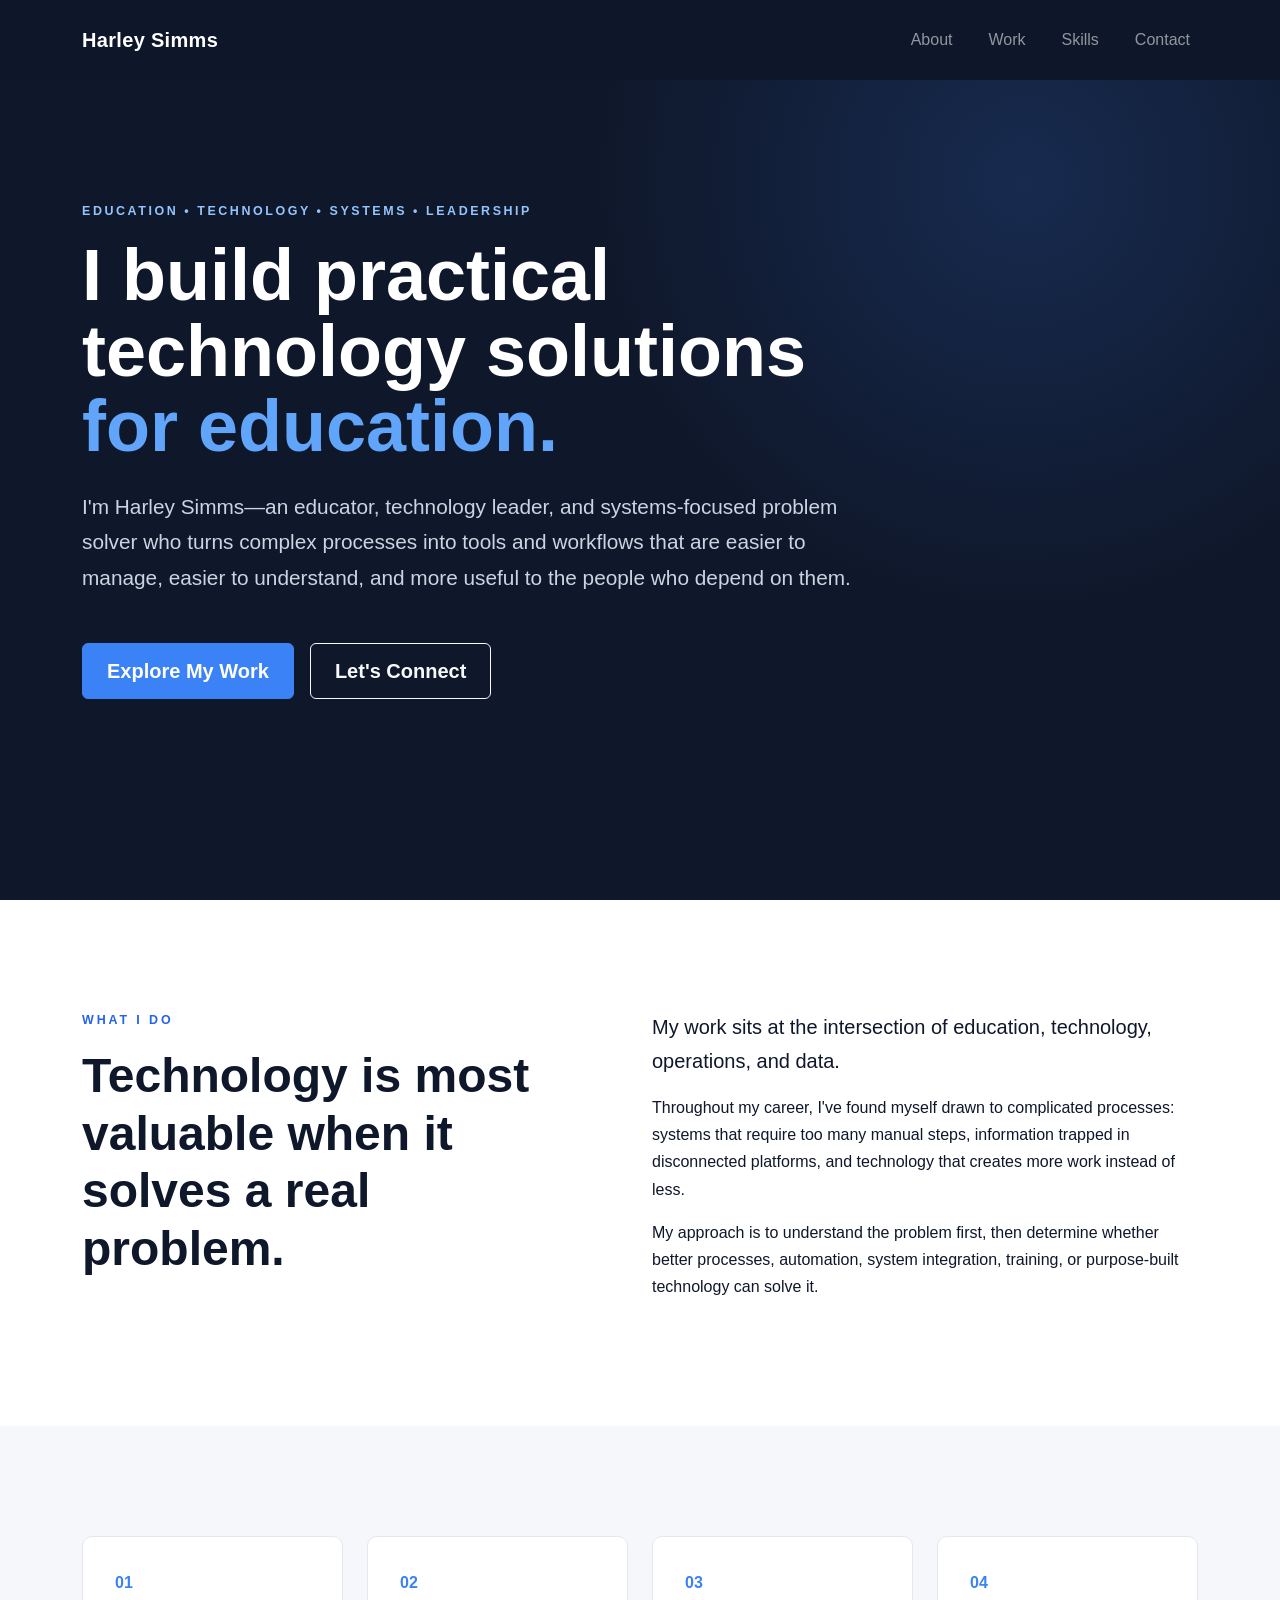
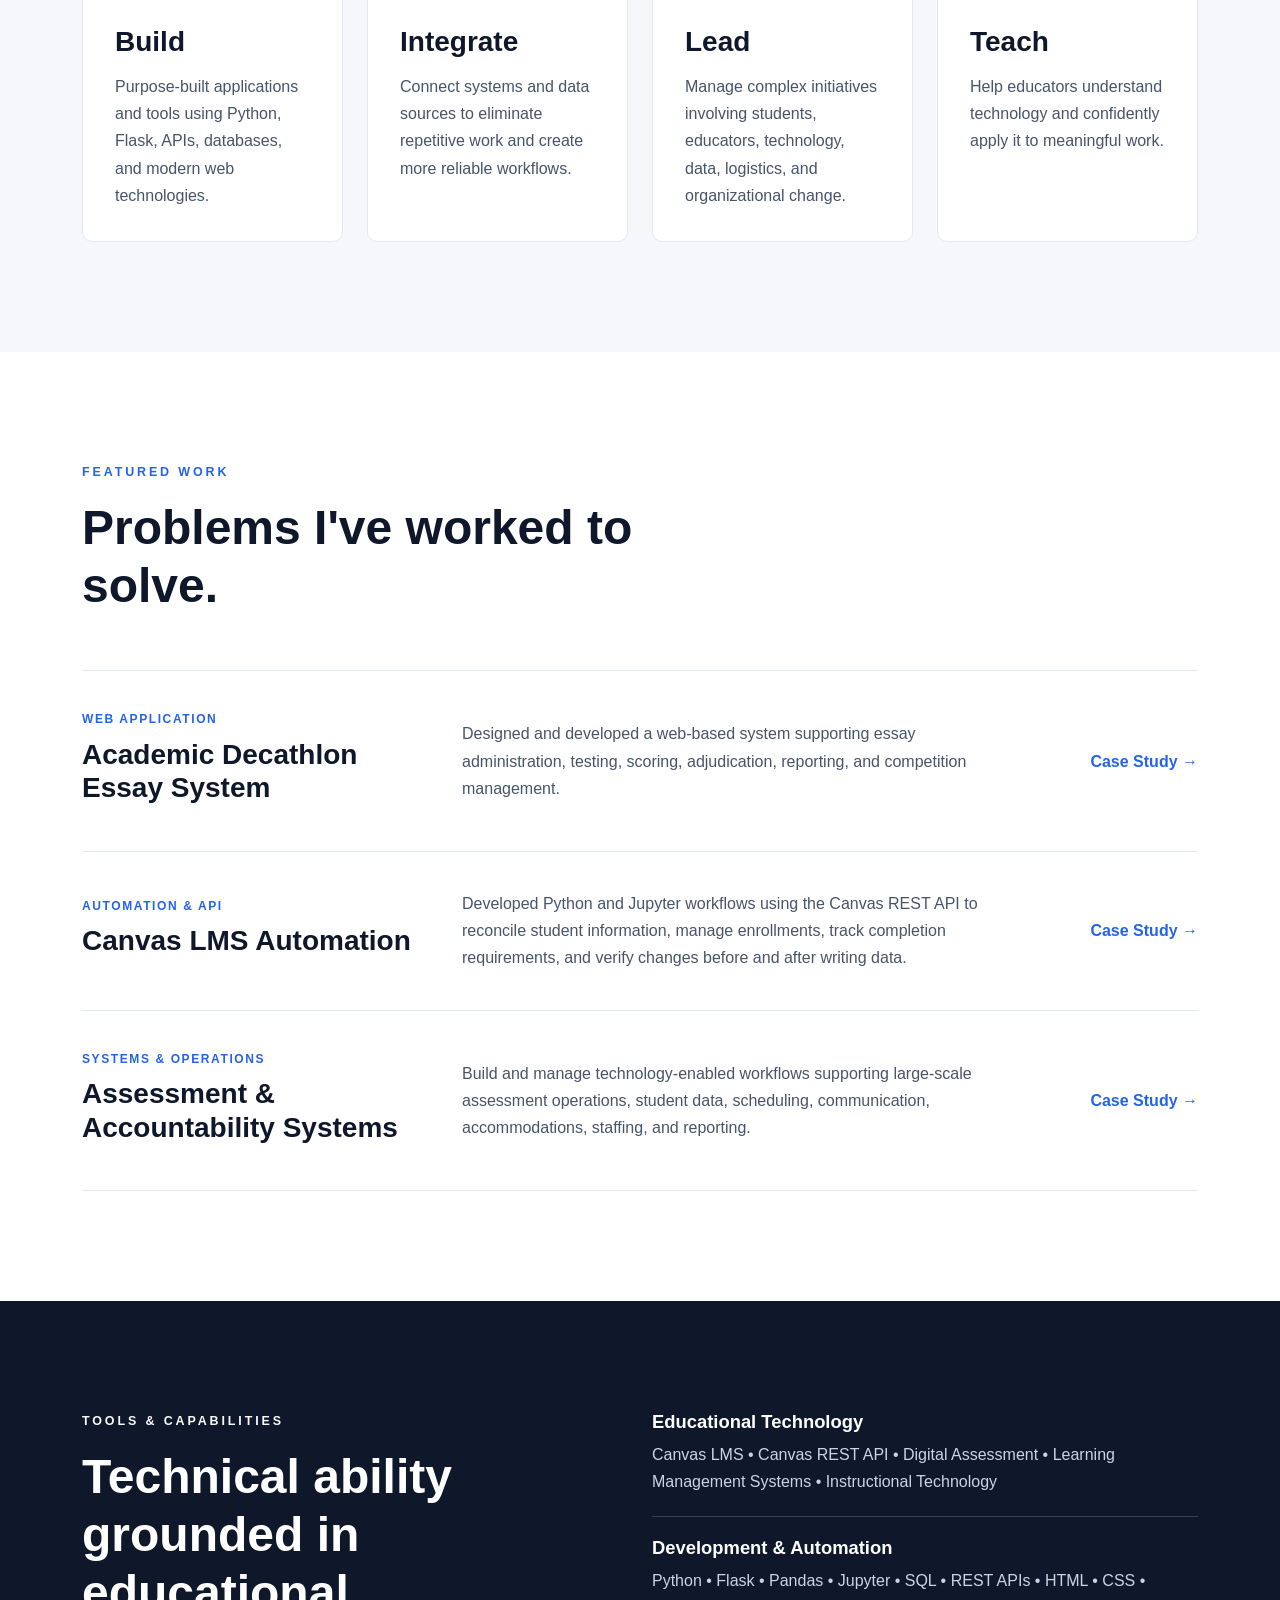
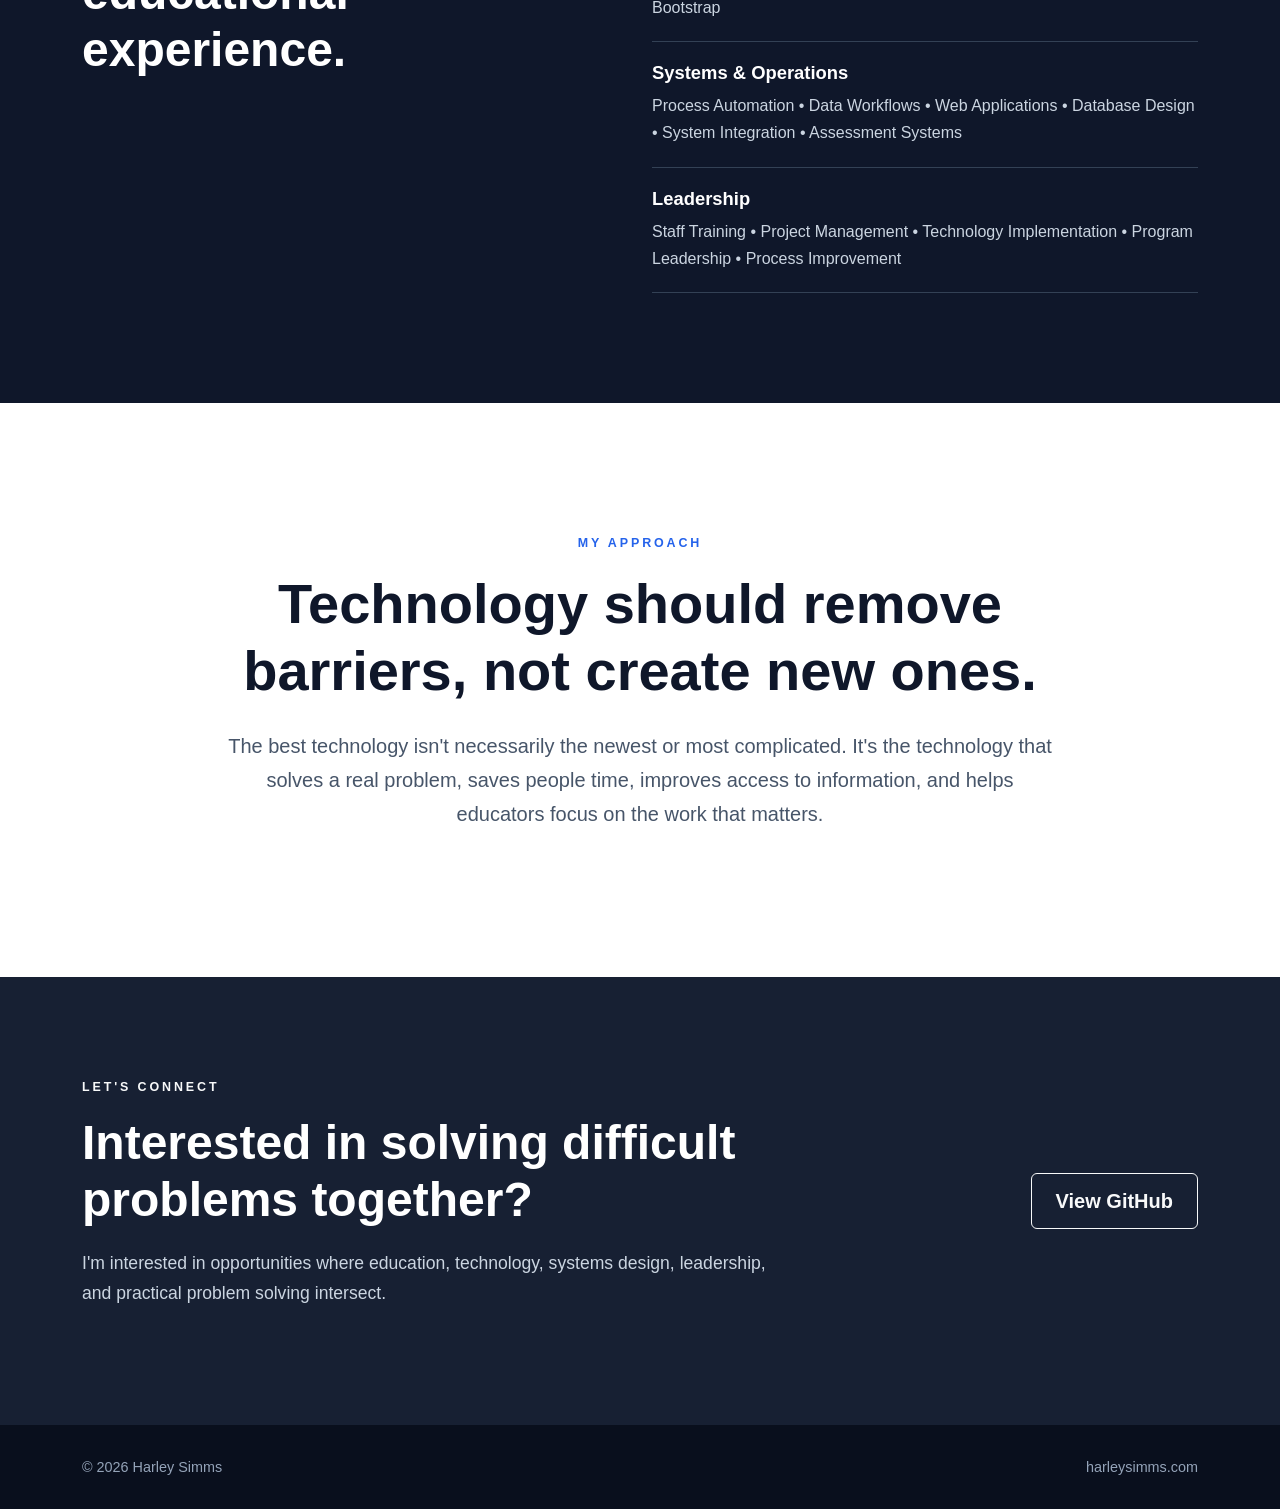
<file: index.html>
<!DOCTYPE html>
<html lang="en">
<head>
    <meta charset="UTF-8">
    <meta name="viewport" content="width=device-width, initial-scale=1.0">

    <title>Harley Simms | Educational Technology & Systems</title>

    <meta name="description"
          content="Harley Simms is an educational technology leader focused on systems, automation, assessment, Canvas LMS, Python, and practical technology solutions for education.">

    <link
        href="https://cdn.jsdelivr.net/npm/bootstrap@5.3.3/dist/css/bootstrap.min.css"
        rel="stylesheet">

    <link rel="stylesheet" href="assets/css/style.css">
</head>

<body>

<!-- Navigation -->
<nav class="navbar navbar-expand-lg navbar-dark fixed-top">
    <div class="container">
        <a class="navbar-brand fw-bold" href="#top">Harley Simms</a>

        <button class="navbar-toggler"
                type="button"
                data-bs-toggle="collapse"
                data-bs-target="#mainNav"
                aria-controls="mainNav"
                aria-expanded="false"
                aria-label="Toggle navigation">
            <span class="navbar-toggler-icon"></span>
        </button>

        <div class="collapse navbar-collapse" id="mainNav">
            <ul class="navbar-nav ms-auto">
                <li class="nav-item">
                    <a class="nav-link" href="#about">About</a>
                </li>
                <li class="nav-item">
                    <a class="nav-link" href="#work">Work</a>
                </li>
                <li class="nav-item">
                    <a class="nav-link" href="#skills">Skills</a>
                </li>
                <li class="nav-item">
                    <a class="nav-link" href="#contact">Contact</a>
                </li>
            </ul>
        </div>
    </div>
</nav>


<!-- Hero -->
<header id="top" class="hero">
    <div class="container">
        <div class="row align-items-center min-vh-100">
            <div class="col-lg-9">

                <p class="eyebrow mb-3">
                    EDUCATION • TECHNOLOGY • SYSTEMS • LEADERSHIP
                </p>

                <h1 class="display-2 fw-bold mb-4">
                    I build practical technology solutions
                    <span class="accent-text">for education.</span>
                </h1>

                <p class="hero-copy mb-5">
                    I'm Harley Simms—an educator, technology leader, and
                    systems-focused problem solver who turns complex processes
                    into tools and workflows that are easier to manage,
                    easier to understand, and more useful to the people
                    who depend on them.
                </p>

                <div class="d-flex flex-wrap gap-3">
                    <a href="#work" class="btn btn-primary btn-lg">
                        Explore My Work
                    </a>

                    <a href="#contact" class="btn btn-outline-light btn-lg">
                        Let's Connect
                    </a>
                </div>

            </div>
        </div>
    </div>
</header>


<!-- Intro -->
<section id="about" class="section-padding bg-white">
    <div class="container">

        <div class="row">
            <div class="col-lg-5 mb-4 mb-lg-0">
                <p class="section-label">WHAT I DO</p>

                <h2 class="display-5 fw-bold">
                    Technology is most valuable when it solves a real problem.
                </h2>
            </div>

            <div class="col-lg-6 offset-lg-1">
                <p class="lead">
                    My work sits at the intersection of education,
                    technology, operations, and data.
                </p>

                <p>
                    Throughout my career, I've found myself drawn to complicated
                    processes: systems that require too many manual steps,
                    information trapped in disconnected platforms, and technology
                    that creates more work instead of less.
                </p>

                <p>
                    My approach is to understand the problem first, then determine
                    whether better processes, automation, system integration,
                    training, or purpose-built technology can solve it.
                </p>
            </div>
        </div>

    </div>
</section>


<!-- What I Do Cards -->
<section class="section-padding light-section">
    <div class="container">

        <div class="row g-4">

            <div class="col-md-6 col-lg-3">
                <div class="service-card h-100">
                    <div class="service-number">01</div>

                    <h3>Build</h3>

                    <p>
                        Purpose-built applications and tools using Python,
                        Flask, APIs, databases, and modern web technologies.
                    </p>
                </div>
            </div>

            <div class="col-md-6 col-lg-3">
                <div class="service-card h-100">
                    <div class="service-number">02</div>

                    <h3>Integrate</h3>

                    <p>
                        Connect systems and data sources to eliminate repetitive
                        work and create more reliable workflows.
                    </p>
                </div>
            </div>

            <div class="col-md-6 col-lg-3">
                <div class="service-card h-100">
                    <div class="service-number">03</div>

                    <h3>Lead</h3>

                    <p>
                        Manage complex initiatives involving students, educators,
                        technology, data, logistics, and organizational change.
                    </p>
                </div>
            </div>

            <div class="col-md-6 col-lg-3">
                <div class="service-card h-100">
                    <div class="service-number">04</div>

                    <h3>Teach</h3>

                    <p>
                        Help educators understand technology and confidently
                        apply it to meaningful work.
                    </p>
                </div>
            </div>

        </div>
    </div>
</section>


<!-- Featured Work -->
<section id="work" class="section-padding bg-white">
    <div class="container">

        <div class="row mb-5">
            <div class="col-lg-7">
                <p class="section-label">FEATURED WORK</p>

                <h2 class="display-5 fw-bold">
                    Problems I've worked to solve.
                </h2>
            </div>
        </div>


        <div class="project-card">
            <div class="row align-items-center">

                <div class="col-lg-4">
                    <p class="project-type">WEB APPLICATION</p>

                    <h3>
                        Academic Decathlon Essay System
                    </h3>
                </div>

                <div class="col-lg-6">
                    <p>
                        Designed and developed a web-based system supporting
                        essay administration, testing, scoring, adjudication,
                        reporting, and competition management.
                    </p>
                </div>

                <div class="col-lg-2 text-lg-end">
                    <span class="project-link">
                        Case Study →
                    </span>
                </div>

            </div>
        </div>


        <div class="project-card">
            <div class="row align-items-center">

                <div class="col-lg-4">
                    <p class="project-type">AUTOMATION & API</p>

                    <h3>
                        Canvas LMS Automation
                    </h3>
                </div>

                <div class="col-lg-6">
                    <p>
                        Developed Python and Jupyter workflows using the Canvas
                        REST API to reconcile student information, manage
                        enrollments, track completion requirements, and verify
                        changes before and after writing data.
                    </p>
                </div>

                <div class="col-lg-2 text-lg-end">
                    <span class="project-link">
                        Case Study →
                    </span>
                </div>

            </div>
        </div>


        <div class="project-card">
            <div class="row align-items-center">

                <div class="col-lg-4">
                    <p class="project-type">SYSTEMS & OPERATIONS</p>

                    <h3>
                        Assessment & Accountability Systems
                    </h3>
                </div>

                <div class="col-lg-6">
                    <p>
                        Build and manage technology-enabled workflows supporting
                        large-scale assessment operations, student data,
                        scheduling, communication, accommodations, staffing,
                        and reporting.
                    </p>
                </div>

                <div class="col-lg-2 text-lg-end">
                    <span class="project-link">
                        Case Study →
                    </span>
                </div>

            </div>
        </div>

    </div>
</section>


<!-- Skills -->
<section id="skills" class="section-padding dark-section">
    <div class="container">

        <div class="row">

            <div class="col-lg-5 mb-5 mb-lg-0">
                <p class="section-label text-light">TOOLS & CAPABILITIES</p>

                <h2 class="display-5 fw-bold text-white">
                    Technical ability grounded in educational experience.
                </h2>
            </div>


            <div class="col-lg-6 offset-lg-1">

                <div class="skill-group">
                    <h3>Educational Technology</h3>
                    <p>
                        Canvas LMS • Canvas REST API • Digital Assessment •
                        Learning Management Systems • Instructional Technology
                    </p>
                </div>

                <div class="skill-group">
                    <h3>Development & Automation</h3>
                    <p>
                        Python • Flask • Pandas • Jupyter • SQL • REST APIs •
                        HTML • CSS • Bootstrap
                    </p>
                </div>

                <div class="skill-group">
                    <h3>Systems & Operations</h3>
                    <p>
                        Process Automation • Data Workflows • Web Applications •
                        Database Design • System Integration • Assessment Systems
                    </p>
                </div>

                <div class="skill-group">
                    <h3>Leadership</h3>
                    <p>
                        Staff Training • Project Management • Technology
                        Implementation • Program Leadership • Process Improvement
                    </p>
                </div>

            </div>

        </div>
    </div>
</section>


<!-- Philosophy -->
<section class="philosophy-section">
    <div class="container">

        <div class="row justify-content-center text-center">
            <div class="col-lg-9">

                <p class="section-label">MY APPROACH</p>

                <h2 class="display-4 fw-bold">
                    Technology should remove barriers,
                    not create new ones.
                </h2>

                <p class="lead mt-4">
                    The best technology isn't necessarily the newest or most
                    complicated. It's the technology that solves a real problem,
                    saves people time, improves access to information, and helps
                    educators focus on the work that matters.
                </p>

            </div>
        </div>

    </div>
</section>


<!-- Contact -->
<section id="contact" class="contact-section">
    <div class="container">

        <div class="row align-items-center">

            <div class="col-lg-8">
                <p class="section-label text-light">LET'S CONNECT</p>

                <h2 class="display-5 fw-bold text-white">
                    Interested in solving difficult problems together?
                </h2>

                <p class="contact-copy">
                    I'm interested in opportunities where education,
                    technology, systems design, leadership, and practical
                    problem solving intersect.
                </p>
            </div>

            <div class="col-lg-4 text-lg-end mt-4 mt-lg-0">
                <a href="https://github.com/harleysimms"
                   class="btn btn-outline-light btn-lg"
                   target="_blank"
                   rel="noopener">
                    View GitHub
                </a>
            </div>

        </div>

    </div>
</section>


<footer>
    <div class="container">
        <div class="d-flex flex-column flex-md-row justify-content-between">

            <p class="mb-2 mb-md-0">
                © 2026 Harley Simms
            </p>

            <p class="mb-0">
                harleysimms.com
            </p>

        </div>
    </div>
</footer>


<script
    src="https://cdn.jsdelivr.net/npm/bootstrap@5.3.3/dist/js/bootstrap.bundle.min.js">
</script>

</body>
</html>
</file>
<file: assets/css/style.css>
:root {
    --navy: #0f172a;
    --navy-light: #172033;
    --slate: #475569;
    --light: #f5f7fa;
    --blue: #3b82f6;
    --blue-dark: #2563eb;
    --white: #ffffff;
    --border: #e2e8f0;
}


/* Base */

html {
    scroll-behavior: smooth;
}

body {
    font-family: -apple-system, BlinkMacSystemFont, "Segoe UI",
                 Roboto, Helvetica, Arial, sans-serif;
    color: var(--navy);
    line-height: 1.7;
}

.section-padding {
    padding: 110px 0;
}

.section-label {
    font-size: 0.78rem;
    letter-spacing: 0.18rem;
    font-weight: 700;
    color: var(--blue-dark);
    margin-bottom: 1rem;
}


/* Navigation */

.navbar {
    background: rgba(15, 23, 42, 0.96);
    padding: 18px 0;
    backdrop-filter: blur(8px);
}

.navbar-brand {
    font-size: 1.25rem;
    letter-spacing: 0.02rem;
}

.nav-link {
    margin-left: 20px;
    font-weight: 500;
}


/* Hero */

.hero {
    background:
        radial-gradient(circle at 80% 20%, rgba(59, 130, 246, 0.18), transparent 35%),
        var(--navy);
    color: var(--white);
}

.hero h1 {
    max-width: 1000px;
    line-height: 1.05;
}

.eyebrow {
    color: #93c5fd;
    font-weight: 700;
    letter-spacing: 0.16rem;
    font-size: 0.78rem;
}

.accent-text {
    color: #60a5fa;
}

.hero-copy {
    font-size: 1.3rem;
    max-width: 800px;
    color: #cbd5e1;
    line-height: 1.7;
}


/* Buttons */

.btn {
    border-radius: 6px;
    padding: 12px 24px;
    font-weight: 600;
}

.btn-primary {
    background-color: var(--blue);
    border-color: var(--blue);
}

.btn-primary:hover {
    background-color: var(--blue-dark);
    border-color: var(--blue-dark);
}


/* Light Sections */

.light-section {
    background: var(--light);
}


/* Service Cards */

.service-card {
    background: var(--white);
    border: 1px solid var(--border);
    border-radius: 10px;
    padding: 32px;
    transition: transform 0.2s ease, box-shadow 0.2s ease;
}

.service-card:hover {
    transform: translateY(-5px);
    box-shadow: 0 12px 35px rgba(15, 23, 42, 0.08);
}

.service-number {
    color: var(--blue);
    font-weight: 700;
    margin-bottom: 28px;
}

.service-card h3 {
    font-weight: 700;
    margin-bottom: 15px;
}

.service-card p {
    color: var(--slate);
    margin-bottom: 0;
}


/* Projects */

.project-card {
    border-top: 1px solid var(--border);
    padding: 38px 0;
}

.project-card:last-child {
    border-bottom: 1px solid var(--border);
}

.project-card h3 {
    font-weight: 700;
}

.project-card p {
    color: var(--slate);
    margin-bottom: 0;
}

.project-type {
    font-size: 0.75rem;
    letter-spacing: 0.1rem;
    font-weight: 700;
    color: var(--blue-dark) !important;
    margin-bottom: 8px !important;
}

.project-link {
    color: var(--blue-dark);
    font-weight: 700;
}


/* Skills */

.dark-section {
    background: var(--navy);
}

.skill-group {
    padding: 20px 0;
    border-bottom: 1px solid #334155;
}

.skill-group:first-child {
    padding-top: 0;
}

.skill-group h3 {
    color: var(--white);
    font-size: 1.15rem;
    font-weight: 700;
}

.skill-group p {
    color: #cbd5e1;
    margin-bottom: 0;
}


/* Philosophy */

.philosophy-section {
    padding: 130px 0;
    background: var(--white);
}

.philosophy-section .lead {
    color: var(--slate);
}


/* Contact */

.contact-section {
    background: var(--navy-light);
    padding: 100px 0;
}

.contact-copy {
    max-width: 700px;
    color: #cbd5e1;
    font-size: 1.1rem;
    margin-top: 20px;
}


/* Footer */

footer {
    background: #090f1d;
    color: #94a3b8;
    padding: 30px 0;
    font-size: 0.9rem;
}


/* Mobile */

@media (max-width: 991px) {

    .hero h1 {
        font-size: 3.4rem;
    }

    .section-padding {
        padding: 80px 0;
    }

    .nav-link {
        margin-left: 0;
        padding: 10px 0;
    }

}

@media (max-width: 576px) {

    .hero h1 {
        font-size: 2.65rem;
    }

    .hero-copy {
        font-size: 1.1rem;
    }

    .section-padding {
        padding: 65px 0;
    }

}
</file>
